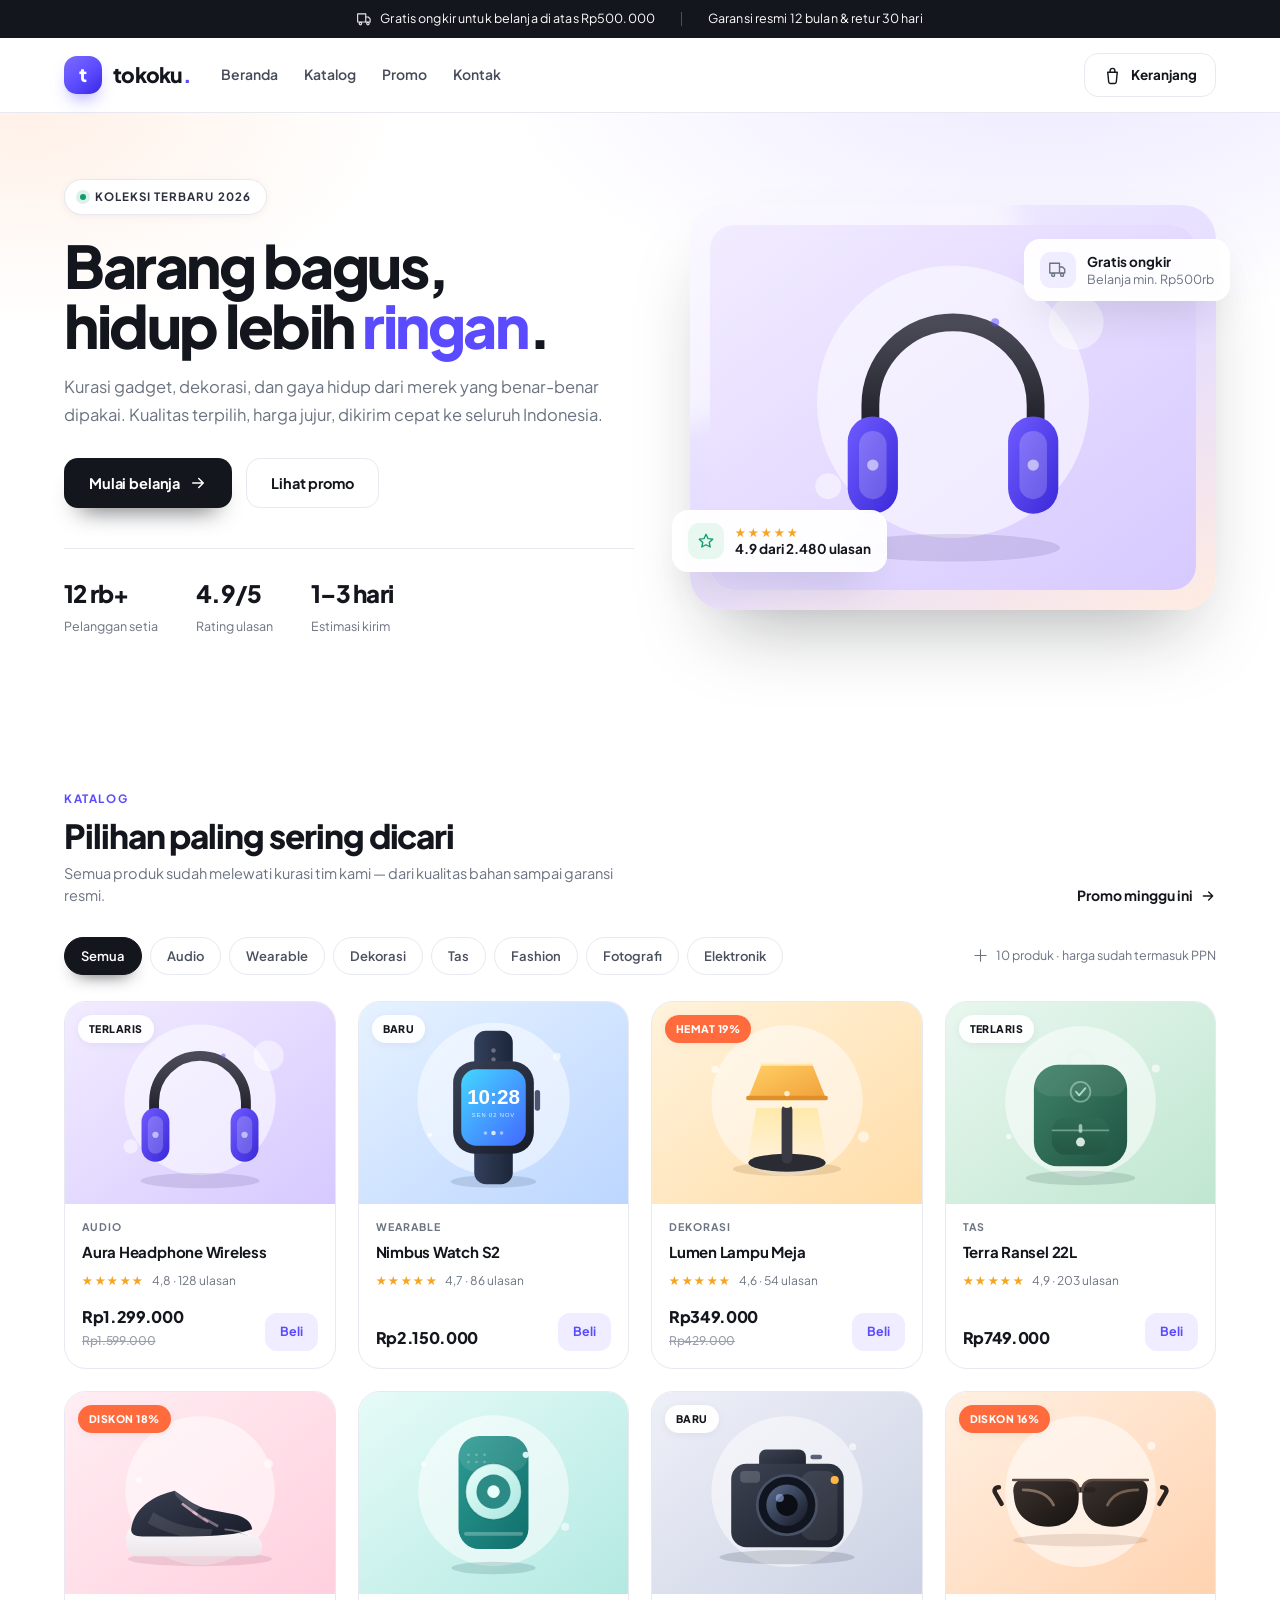
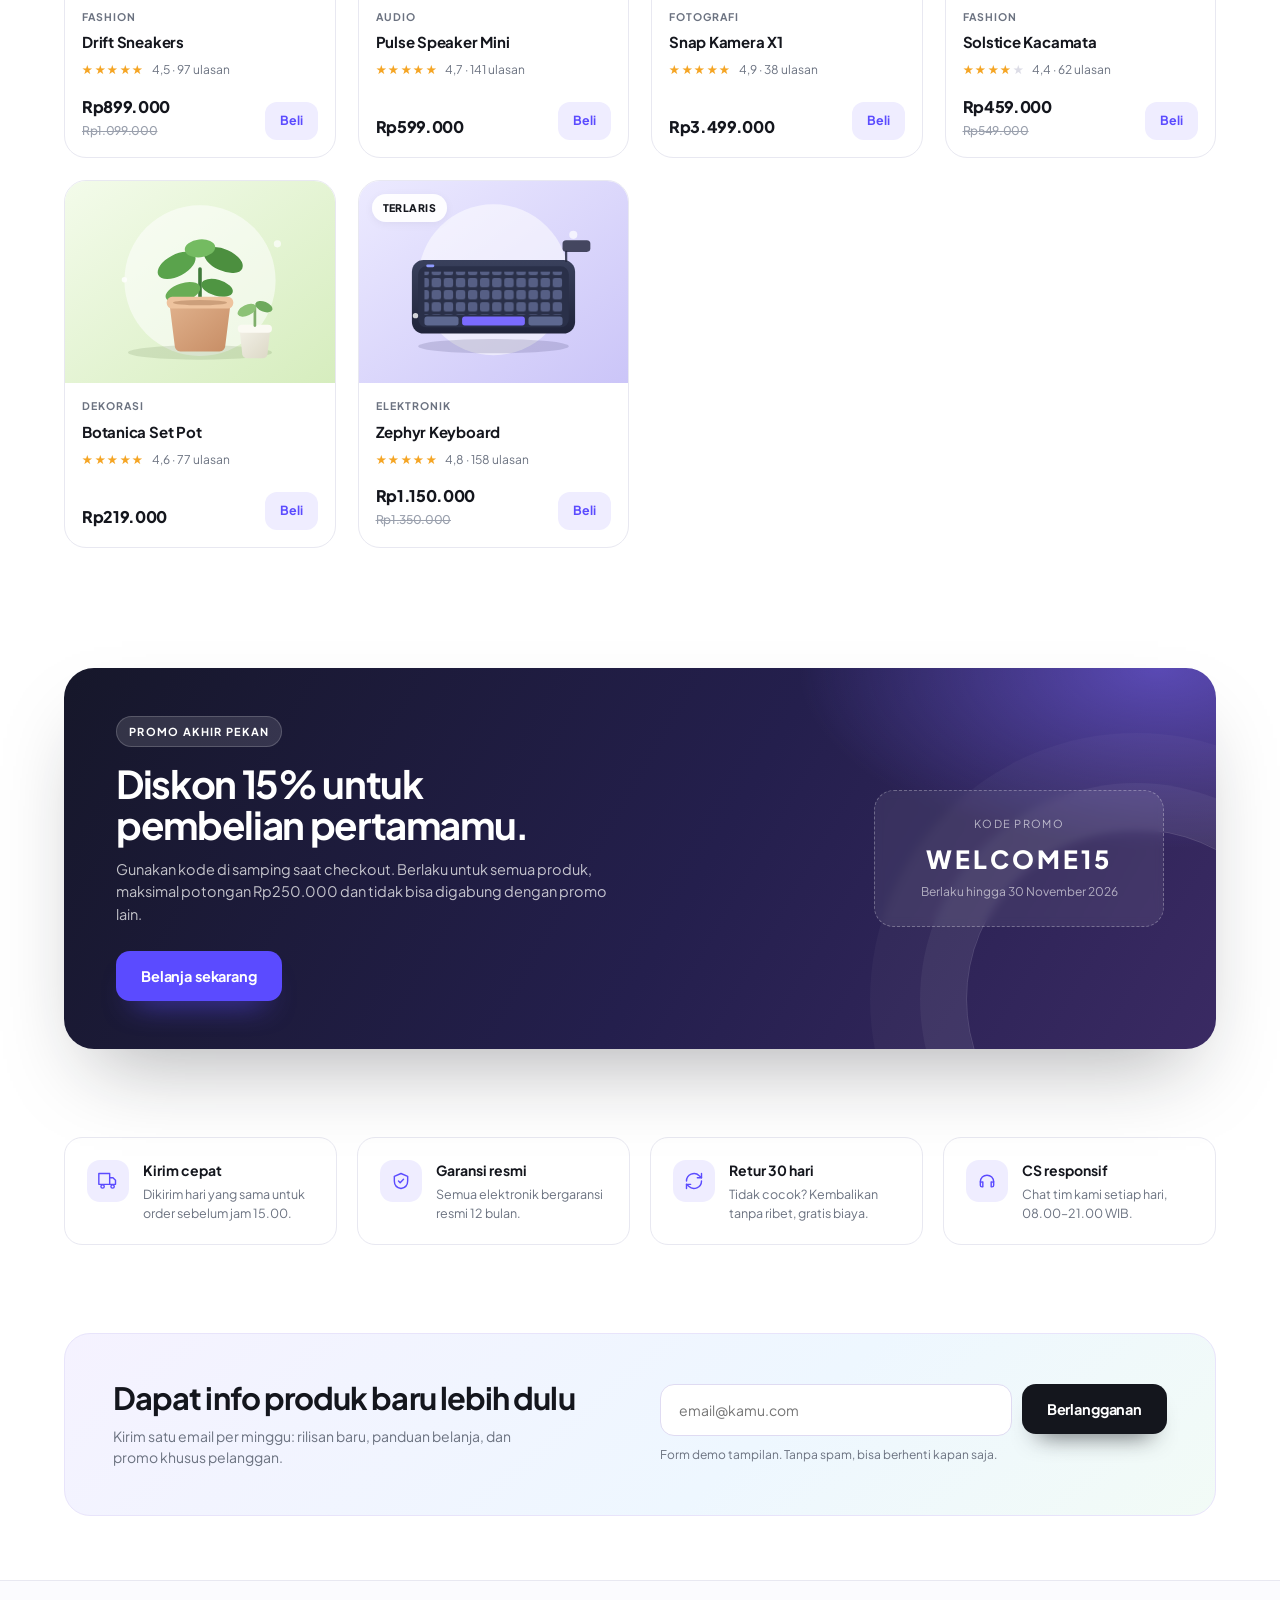
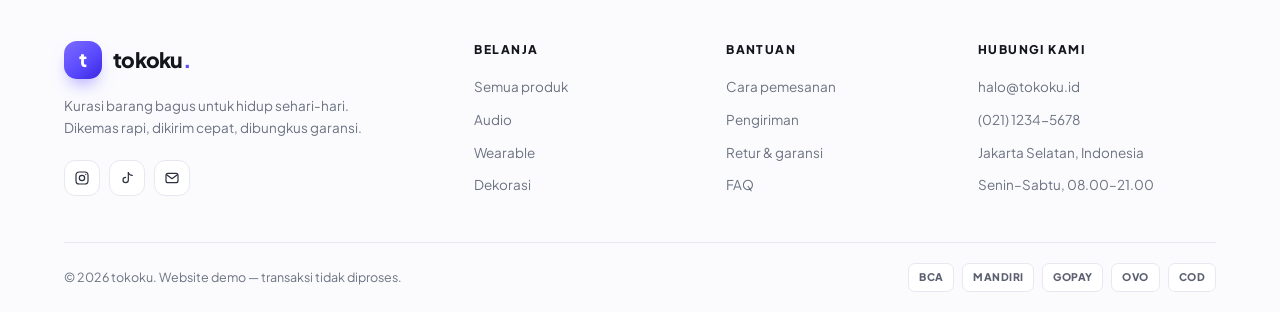
<file: index.html>
<!DOCTYPE html>
<html lang="id">
<head>
  <meta charset="UTF-8">
  <meta name="viewport" content="width=device-width, initial-scale=1">
  <title>tokoku — Peralatan & gaya hidup pilihan</title>
  <meta name="description" content="tokoku menjual headphone, smartwatch, kamera, dan perlengkapan gaya hidup pilihan. Gratis ongkir di atas Rp500.000, garansi resmi 12 bulan.">
  <link rel="icon" href="data:image/svg+xml,%3Csvg xmlns='http://www.w3.org/2000/svg' viewBox='0 0 64 64'%3E%3Crect width='64' height='64' rx='16' fill='%235b4bff'/%3E%3Ctext x='32' y='46' font-family='Arial,sans-serif' font-size='40' font-weight='bold' fill='white' text-anchor='middle'%3Et%3C/text%3E%3C/svg%3E">
  <link rel="preconnect" href="https://fonts.googleapis.com">
  <link rel="preconnect" href="https://fonts.gstatic.com" crossorigin>
  <link href="https://fonts.googleapis.com/css2?family=Plus+Jakarta+Sans:wght@400;500;600;700;800&display=swap" rel="stylesheet">
  <link rel="stylesheet" href="assets/css/style.css">
</head>
<body>
  <a href="#katalog" class="sr-only">Lewati ke katalog produk</a>

  <!-- announcement -->
  <div class="announce">
    <div class="container">
      <span>
        <svg viewBox="0 0 24 24" fill="none" stroke="currentColor" stroke-width="1.8" stroke-linecap="round" stroke-linejoin="round"><path d="M1 3h13v13H1z"/><path d="M14 8h4l3 3v5h-7"/><circle cx="5.5" cy="18.5" r="2"/><circle cx="17.5" cy="18.5" r="2"/></svg>
        Gratis ongkir untuk belanja di atas Rp500.000
      </span>
      <span class="divider hide-sm"></span>
      <span class="hide-sm">Garansi resmi 12 bulan &amp; retur 30 hari</span>
    </div>
  </div>

  <!-- header -->
  <header class="site-header">
    <div class="container header-inner">
      <a href="index.html" class="brand" aria-label="tokoku, kembali ke beranda">
        <span class="brand-mark" aria-hidden="true">t</span>
        <span>tokoku<span style="color:var(--accent)">.</span></span>
      </a>

      <nav class="nav" aria-label="Navigasi utama">
        <a href="#beranda">Beranda</a>
        <a href="#katalog">Katalog</a>
        <a href="#promo">Promo</a>
        <a href="#kontak">Kontak</a>
      </nav>

      <div class="header-actions">
        <a href="checkout.html" class="cart-link">
          <svg viewBox="0 0 24 24" fill="none" stroke="currentColor" stroke-width="1.8" stroke-linecap="round" stroke-linejoin="round" aria-hidden="true"><path d="M6 8h12l-1.2 12.2a2 2 0 0 1-2 1.8H9.2a2 2 0 0 1-2-1.8z"/><path d="M9 8V6a3 3 0 0 1 6 0v2"/></svg>
          <span>Keranjang</span>
        </a>
      </div>
    </div>
  </header>

  <main id="beranda">
    <!-- hero -->
    <section class="hero">
      <div class="container hero-grid">
        <div class="hero-copy">
          <span class="eyebrow"><span class="dot"></span>Koleksi terbaru 2026</span>
          <h1>Barang bagus,<br>hidup lebih <em>ringan</em>.</h1>
          <p class="hero-lead">
            Kurasi gadget, dekorasi, dan gaya hidup dari merek yang benar-benar dipakai.
            Kualitas terpilih, harga jujur, dikirim cepat ke seluruh Indonesia.
          </p>
          <div class="hero-actions">
            <a href="#katalog" class="btn btn-primary">
              Mulai belanja
              <svg width="18" height="18" viewBox="0 0 24 24" fill="none" stroke="currentColor" stroke-width="2" stroke-linecap="round" stroke-linejoin="round"><path d="M5 12h14M13 6l6 6-6 6"/></svg>
            </a>
            <a href="#promo" class="btn btn-outline">Lihat promo</a>
          </div>
          <div class="hero-stats">
            <div><strong>12 rb+</strong><span>Pelanggan setia</span></div>
            <div><strong>4.9/5</strong><span>Rating ulasan</span></div>
            <div><strong>1–3 hari</strong><span>Estimasi kirim</span></div>
          </div>
        </div>

        <div class="hero-visual">
          <div class="hero-frame">
            <img src="assets/img/headphone.svg" alt="Headphone wireless Aura dengan bantalan empuk" width="600" height="450">
          </div>
          <div class="hero-float hero-float--top">
            <span class="float-icon" aria-hidden="true">
              <svg viewBox="0 0 24 24" fill="none" stroke="currentColor" stroke-width="1.8" stroke-linecap="round" stroke-linejoin="round"><path d="M1 3h13v13H1z"/><path d="M14 8h4l3 3v5h-7"/><circle cx="5.5" cy="18.5" r="2"/><circle cx="17.5" cy="18.5" r="2"/></svg>
            </span>
            <div><strong>Gratis ongkir</strong><span>Belanja min. Rp500rb</span></div>
          </div>
          <div class="hero-float hero-float--bottom">
            <span class="float-icon alt" aria-hidden="true">
              <svg viewBox="0 0 24 24" fill="none" stroke="currentColor" stroke-width="1.8" stroke-linecap="round" stroke-linejoin="round"><path d="m12 3 2.7 5.9 6.3.7-4.7 4.3 1.3 6.1L12 17l-5.6 3 1.3-6.1L3 9.6l6.3-.7z"/></svg>
            </span>
            <div><span class="stars" aria-hidden="true">★★★★★</span><strong>4.9 dari 2.480 ulasan</strong></div>
          </div>
        </div>
      </div>
    </section>

    <!-- katalog -->
    <section class="section" id="katalog">
      <div class="container">
        <div class="section-head">
          <div>
            <span class="section-kicker">Katalog</span>
            <h2 class="section-title">Pilihan paling sering dicari</h2>
            <p class="section-sub">Semua produk sudah melewati kurasi tim kami — dari kualitas bahan sampai garansi resmi.</p>
          </div>
          <a href="#promo" class="link-arrow">
            Promo minggu ini
            <svg width="16" height="16" viewBox="0 0 24 24" fill="none" stroke="currentColor" stroke-width="2" stroke-linecap="round" stroke-linejoin="round"><path d="M5 12h14M13 6l6 6-6 6"/></svg>
          </a>
        </div>

        <div class="catalog-bar">
          <div class="chips" role="group" aria-label="Filter kategori">
            <label class="chip"><input type="radio" name="kategori" id="f-semua" checked>Semua</label>
            <label class="chip"><input type="radio" name="kategori" id="f-audio">Audio</label>
            <label class="chip"><input type="radio" name="kategori" id="f-wearable">Wearable</label>
            <label class="chip"><input type="radio" name="kategori" id="f-dekorasi">Dekorasi</label>
            <label class="chip"><input type="radio" name="kategori" id="f-tas">Tas</label>
            <label class="chip"><input type="radio" name="kategori" id="f-fashion">Fashion</label>
            <label class="chip"><input type="radio" name="kategori" id="f-fotografi">Fotografi</label>
            <label class="chip"><input type="radio" name="kategori" id="f-elektronik">Elektronik</label>
          </div>
          <span class="catalog-hint">
            <svg viewBox="0 0 24 24" fill="none" stroke="currentColor" stroke-width="1.8" stroke-linecap="round" stroke-linejoin="round" aria-hidden="true"><path d="M12 3v18M3 12h18"/></svg>
            10 produk · harga sudah termasuk PPN
          </span>
        </div>

        <div class="product-grid">
          <!-- Audio -->
          <article class="product-card" data-cat="audio">
            <div class="card-media">
              <img src="assets/img/headphone.svg" alt="Aura Headphone Wireless" width="600" height="450" loading="lazy">
              <span class="badge">Terlaris</span>
            </div>
            <div class="card-body">
              <span class="card-cat">Audio</span>
              <h3 class="card-title">Aura Headphone Wireless</h3>
              <div class="rating">
                <span class="stars" aria-hidden="true">★★★★★</span>
                <span>4,8 · 128 ulasan</span>
              </div>
              <div class="card-foot">
                <div class="price">Rp1.299.000 <s>Rp1.599.000</s></div>
                <a href="checkout.html" class="buy-link">Beli</a>
              </div>
            </div>
          </article>

          <!-- Wearable -->
          <article class="product-card" data-cat="wearable">
            <div class="card-media">
              <img src="assets/img/watch.svg" alt="Nimbus Watch S2" width="600" height="450" loading="lazy">
              <span class="badge">Baru</span>
            </div>
            <div class="card-body">
              <span class="card-cat">Wearable</span>
              <h3 class="card-title">Nimbus Watch S2</h3>
              <div class="rating">
                <span class="stars" aria-hidden="true">★★★★★</span>
                <span>4,7 · 86 ulasan</span>
              </div>
              <div class="card-foot">
                <div class="price">Rp2.150.000</div>
                <a href="checkout.html" class="buy-link">Beli</a>
              </div>
            </div>
          </article>

          <!-- Dekorasi -->
          <article class="product-card" data-cat="dekorasi">
            <div class="card-media">
              <img src="assets/img/lamp.svg" alt="Lumen Lampu Meja" width="600" height="450" loading="lazy">
              <span class="badge badge--sale">Hemat 19%</span>
            </div>
            <div class="card-body">
              <span class="card-cat">Dekorasi</span>
              <h3 class="card-title">Lumen Lampu Meja</h3>
              <div class="rating">
                <span class="stars" aria-hidden="true">★★★★★</span>
                <span>4,6 · 54 ulasan</span>
              </div>
              <div class="card-foot">
                <div class="price">Rp349.000 <s>Rp429.000</s></div>
                <a href="checkout.html" class="buy-link">Beli</a>
              </div>
            </div>
          </article>

          <!-- Tas -->
          <article class="product-card" data-cat="tas">
            <div class="card-media">
              <img src="assets/img/backpack.svg" alt="Terra Ransel 22L" width="600" height="450" loading="lazy">
              <span class="badge">Terlaris</span>
            </div>
            <div class="card-body">
              <span class="card-cat">Tas</span>
              <h3 class="card-title">Terra Ransel 22L</h3>
              <div class="rating">
                <span class="stars" aria-hidden="true">★★★★★</span>
                <span>4,9 · 203 ulasan</span>
              </div>
              <div class="card-foot">
                <div class="price">Rp749.000</div>
                <a href="checkout.html" class="buy-link">Beli</a>
              </div>
            </div>
          </article>

          <!-- Fashion -->
          <article class="product-card" data-cat="fashion">
            <div class="card-media">
              <img src="assets/img/sneaker.svg" alt="Drift Sneakers" width="600" height="450" loading="lazy">
              <span class="badge badge--sale">Diskon 18%</span>
            </div>
            <div class="card-body">
              <span class="card-cat">Fashion</span>
              <h3 class="card-title">Drift Sneakers</h3>
              <div class="rating">
                <span class="stars" aria-hidden="true">★★★★★</span>
                <span>4,5 · 97 ulasan</span>
              </div>
              <div class="card-foot">
                <div class="price">Rp899.000 <s>Rp1.099.000</s></div>
                <a href="checkout.html" class="buy-link">Beli</a>
              </div>
            </div>
          </article>

          <!-- Audio -->
          <article class="product-card" data-cat="audio">
            <div class="card-media">
              <img src="assets/img/speaker.svg" alt="Pulse Speaker Mini" width="600" height="450" loading="lazy">
            </div>
            <div class="card-body">
              <span class="card-cat">Audio</span>
              <h3 class="card-title">Pulse Speaker Mini</h3>
              <div class="rating">
                <span class="stars" aria-hidden="true">★★★★★</span>
                <span>4,7 · 141 ulasan</span>
              </div>
              <div class="card-foot">
                <div class="price">Rp599.000</div>
                <a href="checkout.html" class="buy-link">Beli</a>
              </div>
            </div>
          </article>

          <!-- Fotografi -->
          <article class="product-card" data-cat="fotografi">
            <div class="card-media">
              <img src="assets/img/camera.svg" alt="Snap Kamera X1" width="600" height="450" loading="lazy">
              <span class="badge">Baru</span>
            </div>
            <div class="card-body">
              <span class="card-cat">Fotografi</span>
              <h3 class="card-title">Snap Kamera X1</h3>
              <div class="rating">
                <span class="stars" aria-hidden="true">★★★★★</span>
                <span>4,9 · 38 ulasan</span>
              </div>
              <div class="card-foot">
                <div class="price">Rp3.499.000</div>
                <a href="checkout.html" class="buy-link">Beli</a>
              </div>
            </div>
          </article>

          <!-- Fashion -->
          <article class="product-card" data-cat="fashion">
            <div class="card-media">
              <img src="assets/img/sunglasses.svg" alt="Solstice Kacamata" width="600" height="450" loading="lazy">
              <span class="badge badge--sale">Diskon 16%</span>
            </div>
            <div class="card-body">
              <span class="card-cat">Fashion</span>
              <h3 class="card-title">Solstice Kacamata</h3>
              <div class="rating">
                <span class="stars" aria-hidden="true">★★★★<span class="dim">★</span></span>
                <span>4,4 · 62 ulasan</span>
              </div>
              <div class="card-foot">
                <div class="price">Rp459.000 <s>Rp549.000</s></div>
                <a href="checkout.html" class="buy-link">Beli</a>
              </div>
            </div>
          </article>

          <!-- Dekorasi -->
          <article class="product-card" data-cat="dekorasi">
            <div class="card-media">
              <img src="assets/img/planter.svg" alt="Botanica Set Pot" width="600" height="450" loading="lazy">
            </div>
            <div class="card-body">
              <span class="card-cat">Dekorasi</span>
              <h3 class="card-title">Botanica Set Pot</h3>
              <div class="rating">
                <span class="stars" aria-hidden="true">★★★★★</span>
                <span>4,6 · 77 ulasan</span>
              </div>
              <div class="card-foot">
                <div class="price">Rp219.000</div>
                <a href="checkout.html" class="buy-link">Beli</a>
              </div>
            </div>
          </article>

          <!-- Elektronik -->
          <article class="product-card" data-cat="elektronik">
            <div class="card-media">
              <img src="assets/img/keyboard.svg" alt="Zephyr Keyboard" width="600" height="450" loading="lazy">
              <span class="badge">Terlaris</span>
            </div>
            <div class="card-body">
              <span class="card-cat">Elektronik</span>
              <h3 class="card-title">Zephyr Keyboard</h3>
              <div class="rating">
                <span class="stars" aria-hidden="true">★★★★★</span>
                <span>4,8 · 158 ulasan</span>
              </div>
              <div class="card-foot">
                <div class="price">Rp1.150.000 <s>Rp1.350.000</s></div>
                <a href="checkout.html" class="buy-link">Beli</a>
              </div>
            </div>
          </article>
        </div>
      </div>
    </section>

    <!-- promo -->
    <section class="section section--tight" id="promo">
      <div class="container">
        <div class="promo">
          <div class="promo-body">
            <span class="promo-tag">Promo akhir pekan</span>
            <h2>Diskon 15% untuk<br>pembelian pertamamu.</h2>
            <p>Gunakan kode di samping saat checkout. Berlaku untuk semua produk, maksimal potongan Rp250.000 dan tidak bisa digabung dengan promo lain.</p>
            <div class="promo-actions">
              <a href="#katalog" class="btn btn-accent">Belanja sekarang</a>
            </div>
          </div>
          <div class="promo-code">
            <small>Kode promo</small>
            <strong>WELCOME15</strong>
            <span>Berlaku hingga 30 November 2026</span>
          </div>
        </div>
      </div>
    </section>

    <!-- perks -->
    <section class="section section--tight">
      <div class="container">
        <div class="perks">
          <div class="perk">
            <span class="perk-icon" aria-hidden="true">
              <svg viewBox="0 0 24 24" fill="none" stroke="currentColor" stroke-width="1.7" stroke-linecap="round" stroke-linejoin="round"><path d="M1 3h13v13H1z"/><path d="M14 8h4l3 3v5h-7"/><circle cx="5.5" cy="18.5" r="2"/><circle cx="17.5" cy="18.5" r="2"/></svg>
            </span>
            <div><h3>Kirim cepat</h3><p>Dikirim hari yang sama untuk order sebelum jam 15.00.</p></div>
          </div>
          <div class="perk">
            <span class="perk-icon" aria-hidden="true">
              <svg viewBox="0 0 24 24" fill="none" stroke="currentColor" stroke-width="1.7" stroke-linecap="round" stroke-linejoin="round"><path d="M12 3 4 6.5V12c0 5 3.4 8.2 8 9 4.6-.8 8-4 8-9V6.5z"/><path d="m9 12 2 2 4-4"/></svg>
            </span>
            <div><h3>Garansi resmi</h3><p>Semua elektronik bergaransi resmi 12 bulan.</p></div>
          </div>
          <div class="perk">
            <span class="perk-icon" aria-hidden="true">
              <svg viewBox="0 0 24 24" fill="none" stroke="currentColor" stroke-width="1.7" stroke-linecap="round" stroke-linejoin="round"><path d="M3 12a9 9 0 0 1 15.3-6.4L21 8"/><path d="M21 3v5h-5"/><path d="M21 12a9 9 0 0 1-15.3 6.4L3 16"/><path d="M3 21v-5h5"/></svg>
            </span>
            <div><h3>Retur 30 hari</h3><p>Tidak cocok? Kembalikan tanpa ribet, gratis biaya.</p></div>
          </div>
          <div class="perk">
            <span class="perk-icon" aria-hidden="true">
              <svg viewBox="0 0 24 24" fill="none" stroke="currentColor" stroke-width="1.7" stroke-linecap="round" stroke-linejoin="round"><path d="M4 13a8 8 0 0 1 16 0"/><path d="M4 13v4a2 2 0 0 0 2 2h1v-6H6a2 2 0 0 0-2 2zM20 13v4a2 2 0 0 1-2 2h-1v-6h1a2 2 0 0 1 2 2z"/></svg>
            </span>
            <div><h3>CS responsif</h3><p>Chat tim kami setiap hari, 08.00–21.00 WIB.</p></div>
          </div>
        </div>
      </div>
    </section>

    <!-- newsletter -->
    <section class="section section--tight">
      <div class="container">
        <div class="newsletter">
          <div>
            <h2>Dapat info produk baru lebih dulu</h2>
            <p>Kirim satu email per minggu: rilisan baru, panduan belanja, dan promo khusus pelanggan.</p>
          </div>
          <div>
            <div class="newsletter-form">
              <label for="newsletterEmail" class="sr-only">Alamat email</label>
              <input type="email" id="newsletterEmail" placeholder="email@kamu.com">
              <button type="button" class="btn btn-primary">Berlangganan</button>
            </div>
            <p class="form-note">Form demo tampilan. Tanpa spam, bisa berhenti kapan saja.</p>
          </div>
        </div>
      </div>
    </section>
  </main>

  <!-- footer -->
  <footer class="site-footer" id="kontak">
    <div class="container">
      <div class="footer-grid">
        <div class="footer-brand">
          <a href="index.html" class="brand" aria-label="tokoku">
            <span class="brand-mark" aria-hidden="true">t</span>
            <span>tokoku<span style="color:var(--accent)">.</span></span>
          </a>
          <p>Kurasi barang bagus untuk hidup sehari-hari. Dikemas rapi, dikirim cepat, dibungkus garansi.</p>
          <div class="socials">
            <a href="#" aria-label="Instagram">
              <svg viewBox="0 0 24 24" fill="none" stroke="currentColor" stroke-width="1.8"><rect x="3" y="3" width="18" height="18" rx="5"/><circle cx="12" cy="12" r="4"/><circle cx="17.5" cy="6.5" r="1" fill="currentColor" stroke="none"/></svg>
            </a>
            <a href="#" aria-label="TikTok">
              <svg viewBox="0 0 24 24" fill="none" stroke="currentColor" stroke-width="1.8" stroke-linecap="round" stroke-linejoin="round"><path d="M14 4v11a4 4 0 1 1-4-4"/><path d="M14 4c1 3 3 4 6 4"/></svg>
            </a>
            <a href="#" aria-label="Email">
              <svg viewBox="0 0 24 24" fill="none" stroke="currentColor" stroke-width="1.8" stroke-linecap="round" stroke-linejoin="round"><rect x="3" y="5" width="18" height="14" rx="3"/><path d="m4 7 8 6 8-6"/></svg>
            </a>
          </div>
        </div>
        <div class="footer-col">
          <h4>Belanja</h4>
          <ul>
            <li><a href="#katalog">Semua produk</a></li>
            <li><a href="#katalog">Audio</a></li>
            <li><a href="#katalog">Wearable</a></li>
            <li><a href="#katalog">Dekorasi</a></li>
          </ul>
        </div>
        <div class="footer-col">
          <h4>Bantuan</h4>
          <ul>
            <li><a href="#">Cara pemesanan</a></li>
            <li><a href="#">Pengiriman</a></li>
            <li><a href="#">Retur &amp; garansi</a></li>
            <li><a href="#">FAQ</a></li>
          </ul>
        </div>
        <div class="footer-col">
          <h4>Hubungi kami</h4>
          <ul>
            <li><a href="mailto:halo@tokoku.id">halo@tokoku.id</a></li>
            <li><a href="tel:+622112345678">(021) 1234-5678</a></li>
            <li><a href="#">Jakarta Selatan, Indonesia</a></li>
            <li><a href="#">Senin–Sabtu, 08.00–21.00</a></li>
          </ul>
        </div>
      </div>
      <div class="footer-bottom">
        <span>© 2026 tokoku. Website demo — transaksi tidak diproses.</span>
        <div class="pay-marks" aria-label="Metode pembayaran">
          <span>BCA</span><span>MANDIRI</span><span>GOPAY</span><span>OVO</span><span>COD</span>
        </div>
      </div>
    </div>
  </footer>
</body>
</html>
</file>
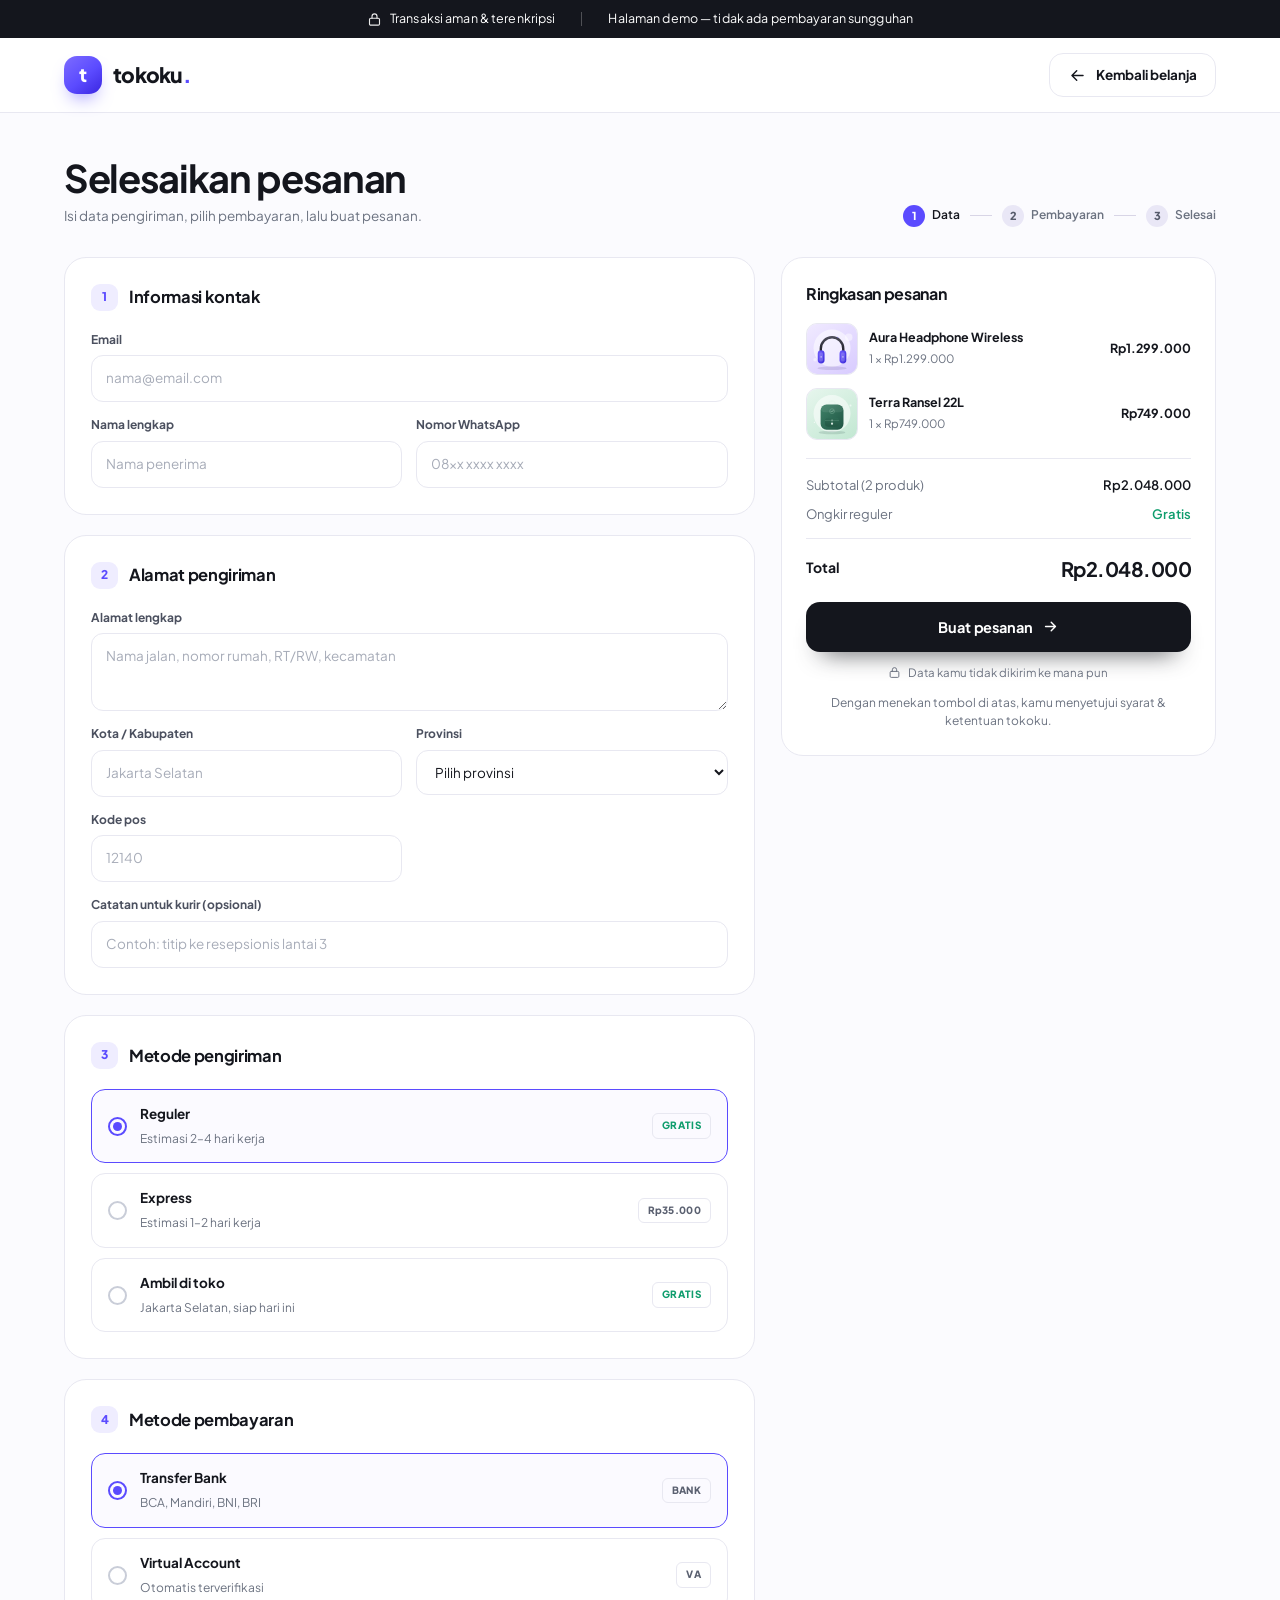
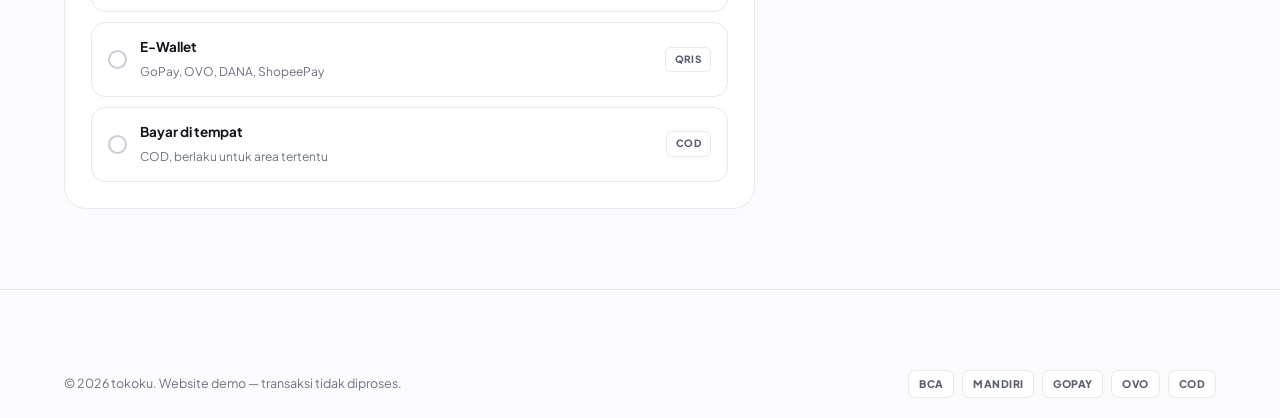
<file: checkout.html>
<!DOCTYPE html>
<html lang="id">
<head>
  <meta charset="UTF-8">
  <meta name="viewport" content="width=device-width, initial-scale=1">
  <title>Checkout — tokoku</title>
  <meta name="description" content="Halaman checkout tokoku. Demo tampilan HTML dan CSS tanpa transaksi.">
  <link rel="icon" href="data:image/svg+xml,%3Csvg xmlns='http://www.w3.org/2000/svg' viewBox='0 0 64 64'%3E%3Crect width='64' height='64' rx='16' fill='%235b4bff'/%3E%3Ctext x='32' y='46' font-family='Arial,sans-serif' font-size='40' font-weight='bold' fill='white' text-anchor='middle'%3Et%3C/text%3E%3C/svg%3E">
  <link rel="preconnect" href="https://fonts.googleapis.com">
  <link rel="preconnect" href="https://fonts.gstatic.com" crossorigin>
  <link href="https://fonts.googleapis.com/css2?family=Plus+Jakarta+Sans:wght@400;500;600;700;800&display=swap" rel="stylesheet">
  <link rel="stylesheet" href="assets/css/style.css">
</head>
<body>
  <div class="announce">
    <div class="container">
      <span>
        <svg viewBox="0 0 24 24" fill="none" stroke="currentColor" stroke-width="1.8" stroke-linecap="round" stroke-linejoin="round"><rect x="4" y="10" width="16" height="11" rx="2"/><path d="M8 10V7a4 4 0 0 1 8 0v3"/></svg>
        Transaksi aman &amp; terenkripsi
      </span>
      <span class="divider hide-sm"></span>
      <span class="hide-sm">Halaman demo — tidak ada pembayaran sungguhan</span>
    </div>
  </div>

  <header class="site-header">
    <div class="container header-inner">
      <a href="index.html" class="brand" aria-label="tokoku, kembali ke beranda">
        <span class="brand-mark" aria-hidden="true">t</span>
        <span>tokoku<span style="color:var(--accent)">.</span></span>
      </a>
      <div class="header-actions">
        <a href="index.html" class="cart-link">
          <svg viewBox="0 0 24 24" fill="none" stroke="currentColor" stroke-width="1.8" stroke-linecap="round" stroke-linejoin="round" aria-hidden="true"><path d="M19 12H5M11 6l-6 6 6 6"/></svg>
          <span>Kembali belanja</span>
        </a>
      </div>
    </div>
  </header>

  <main class="checkout-main">
    <div class="container">
      <div class="checkout-top">
        <div>
          <h1>Selesaikan pesanan</h1>
          <p>Isi data pengiriman, pilih pembayaran, lalu buat pesanan.</p>
        </div>
        <div class="steps" aria-label="Tahapan checkout">
          <span class="step active"><span class="num">1</span> Data</span>
          <span class="sep"></span>
          <span class="step"><span class="num">2</span> Pembayaran</span>
          <span class="sep"></span>
          <span class="step"><span class="num">3</span> Selesai</span>
        </div>
      </div>

      <div class="checkout-grid">
        <div class="checkout-form">
          <section class="panel">
            <div class="panel-head">
              <span class="num">1</span>
              <h2>Informasi kontak</h2>
            </div>
            <div class="form-grid">
              <div class="field full">
                <label for="email">Email</label>
                <input type="email" id="email" name="email" placeholder="nama@email.com" autocomplete="email">
              </div>
              <div class="field">
                <label for="name">Nama lengkap</label>
                <input type="text" id="name" name="name" placeholder="Nama penerima" autocomplete="name">
              </div>
              <div class="field">
                <label for="phone">Nomor WhatsApp</label>
                <input type="tel" id="phone" name="phone" placeholder="08xx xxxx xxxx" autocomplete="tel">
              </div>
            </div>
          </section>

          <section class="panel">
            <div class="panel-head">
              <span class="num">2</span>
              <h2>Alamat pengiriman</h2>
            </div>
            <div class="form-grid">
              <div class="field full">
                <label for="address">Alamat lengkap</label>
                <textarea id="address" name="address" placeholder="Nama jalan, nomor rumah, RT/RW, kecamatan" autocomplete="street-address"></textarea>
              </div>
              <div class="field">
                <label for="city">Kota / Kabupaten</label>
                <input type="text" id="city" name="city" placeholder="Jakarta Selatan" autocomplete="address-level2">
              </div>
              <div class="field">
                <label for="province">Provinsi</label>
                <select id="province" name="province">
                  <option value="">Pilih provinsi</option>
                  <option>DKI Jakarta</option>
                  <option>Jawa Barat</option>
                  <option>Jawa Tengah</option>
                  <option>Jawa Timur</option>
                  <option>Banten</option>
                  <option>Bali</option>
                  <option>Sumatera Utara</option>
                  <option>Sulawesi Selatan</option>
                </select>
              </div>
              <div class="field">
                <label for="postal">Kode pos</label>
                <input type="text" id="postal" name="postal" placeholder="12140" inputmode="numeric" autocomplete="postal-code">
              </div>
              <div class="field full">
                <label for="notes">Catatan untuk kurir (opsional)</label>
                <input type="text" id="notes" name="notes" placeholder="Contoh: titip ke resepsionis lantai 3">
              </div>
            </div>
          </section>

          <section class="panel">
            <div class="panel-head">
              <span class="num">3</span>
              <h2>Metode pengiriman</h2>
            </div>
            <div class="pay-options">
              <label class="pay-option">
                <input type="radio" name="shipping" value="reguler" checked>
                <span class="radio" aria-hidden="true"></span>
                <span><strong>Reguler</strong><small>Estimasi 2–4 hari kerja</small></span>
                <span class="pay-logo" style="color:var(--success)">GRATIS</span>
              </label>
              <label class="pay-option">
                <input type="radio" name="shipping" value="express">
                <span class="radio" aria-hidden="true"></span>
                <span><strong>Express</strong><small>Estimasi 1–2 hari kerja</small></span>
                <span class="pay-logo">Rp35.000</span>
              </label>
              <label class="pay-option">
                <input type="radio" name="shipping" value="pickup">
                <span class="radio" aria-hidden="true"></span>
                <span><strong>Ambil di toko</strong><small>Jakarta Selatan, siap hari ini</small></span>
                <span class="pay-logo" style="color:var(--success)">GRATIS</span>
              </label>
            </div>
          </section>

          <section class="panel">
            <div class="panel-head">
              <span class="num">4</span>
              <h2>Metode pembayaran</h2>
            </div>
            <div class="pay-options">
              <label class="pay-option">
                <input type="radio" name="payment" value="bca" checked>
                <span class="radio" aria-hidden="true"></span>
                <span><strong>Transfer Bank</strong><small>BCA, Mandiri, BNI, BRI</small></span>
                <span class="pay-logo">BANK</span>
              </label>
              <label class="pay-option">
                <input type="radio" name="payment" value="va">
                <span class="radio" aria-hidden="true"></span>
                <span><strong>Virtual Account</strong><small>Otomatis terverifikasi</small></span>
                <span class="pay-logo">VA</span>
              </label>
              <label class="pay-option">
                <input type="radio" name="payment" value="ewallet">
                <span class="radio" aria-hidden="true"></span>
                <span><strong>E-Wallet</strong><small>GoPay, OVO, DANA, ShopeePay</small></span>
                <span class="pay-logo">QRIS</span>
              </label>
              <label class="pay-option">
                <input type="radio" name="payment" value="cod">
                <span class="radio" aria-hidden="true"></span>
                <span><strong>Bayar di tempat</strong><small>COD, berlaku untuk area tertentu</small></span>
                <span class="pay-logo">COD</span>
              </label>
            </div>
          </section>
        </div>

        <aside class="summary" aria-label="Ringkasan pesanan">
          <h2>Ringkasan pesanan</h2>
          <div class="summary-items">
            <div class="summary-item">
              <img src="assets/img/headphone.svg" alt="Aura Headphone Wireless" width="52" height="52">
              <div>
                <h3>Aura Headphone Wireless</h3>
                <span>1 × Rp1.299.000</span>
              </div>
              <strong>Rp1.299.000</strong>
            </div>
            <div class="summary-item">
              <img src="assets/img/backpack.svg" alt="Terra Ransel 22L" width="52" height="52">
              <div>
                <h3>Terra Ransel 22L</h3>
                <span>1 × Rp749.000</span>
              </div>
              <strong>Rp749.000</strong>
            </div>
          </div>

          <div class="summary-lines">
            <div class="line"><span>Subtotal (2 produk)</span><b>Rp2.048.000</b></div>
            <div class="line free"><span>Ongkir reguler</span><b>Gratis</b></div>
          </div>

          <div class="summary-total"><span>Total</span><strong>Rp2.048.000</strong></div>

          <button type="button" class="btn btn-primary btn-block">
            Buat pesanan
            <svg width="17" height="17" viewBox="0 0 24 24" fill="none" stroke="currentColor" stroke-width="2" stroke-linecap="round" stroke-linejoin="round"><path d="M5 12h14M13 6l6 6-6 6"/></svg>
          </button>
          <p class="secure-note">
            <svg viewBox="0 0 24 24" fill="none" stroke="currentColor" stroke-width="1.8" stroke-linecap="round" stroke-linejoin="round"><rect x="4" y="10" width="16" height="11" rx="2"/><path d="M8 10V7a4 4 0 0 1 8 0v3"/></svg>
            Data kamu tidak dikirim ke mana pun
          </p>
          <p class="checkout-note">Dengan menekan tombol di atas, kamu menyetujui syarat &amp; ketentuan tokoku.</p>
        </aside>
      </div>
    </div>
  </main>

  <footer class="site-footer" style="margin-top:0">
    <div class="container">
      <div class="footer-bottom" style="border-top:0">
        <span>© 2026 tokoku. Website demo — transaksi tidak diproses.</span>
        <div class="pay-marks" aria-label="Metode pembayaran">
          <span>BCA</span><span>MANDIRI</span><span>GOPAY</span><span>OVO</span><span>COD</span>
        </div>
      </div>
    </div>
  </footer>
</body>
</html>
</file>
<file: assets/css/style.css>
/* ============================================================
   tokoku — storefront stylesheet (HTML + CSS saja)
   ============================================================ */

/* ---------- design tokens ---------- */
:root {
  --ink: #14161d;
  --ink-soft: #2c303c;
  --muted: #6b7280;
  --line: #e8e8f1;
  --soft: #f6f6fb;
  --bg: #ffffff;
  --accent: #5b4bff;
  --accent-dark: #4634ec;
  --accent-soft: #efedff;
  --warm: #ff6b3d;
  --star: #f5a524;
  --success: #0f9d6d;
  --radius-sm: 12px;
  --radius: 18px;
  --radius-lg: 26px;
  --shadow-sm: 0 2px 10px rgba(20, 22, 29, .05);
  --shadow-md: 0 22px 45px -22px rgba(20, 22, 29, .3);
  --shadow-lg: 0 40px 80px -30px rgba(20, 22, 29, .35);
  --container: 1200px;
  --ease: cubic-bezier(.22, 1, .36, 1);
}

/* ---------- reset & base ---------- */
*,
*::before,
*::after { box-sizing: border-box; }

html {
  -webkit-text-size-adjust: 100%;
  scroll-behavior: smooth;
}

body {
  margin: 0;
  background: var(--bg);
  color: var(--ink);
  font-family: 'Plus Jakarta Sans', 'Segoe UI', system-ui, -apple-system, sans-serif;
  font-size: 15px;
  line-height: 1.55;
  -webkit-font-smoothing: antialiased;
}

img { max-width: 100%; display: block; }
a { color: inherit; }
button, input, select, textarea { font: inherit; color: inherit; }
h1, h2, h3, h4, p { margin: 0; }
ul { margin: 0; padding: 0; list-style: none; }

:focus-visible {
  outline: 2px solid var(--accent);
  outline-offset: 3px;
  border-radius: 6px;
}

.container {
  width: 100%;
  max-width: var(--container);
  margin-inline: auto;
  padding-inline: 24px;
}

.section { padding: 76px 0; }
.section--tight { padding: 44px 0; }

.sr-only {
  position: absolute;
  width: 1px; height: 1px;
  padding: 0; margin: -1px;
  overflow: hidden;
  clip: rect(0 0 0 0);
  white-space: nowrap;
  border: 0;
}

/* ---------- buttons ---------- */
.btn {
  display: inline-flex;
  align-items: center;
  justify-content: center;
  gap: 9px;
  height: 50px;
  padding: 0 24px;
  border-radius: 14px;
  border: 1px solid transparent;
  font-size: 14.5px;
  font-weight: 700;
  letter-spacing: -.01em;
  text-decoration: none;
  white-space: nowrap;
  transition: background .2s var(--ease), color .2s var(--ease),
              border-color .2s var(--ease), transform .2s var(--ease),
              box-shadow .2s var(--ease);
}
.btn:hover { transform: translateY(-1px); }
.btn:active { transform: translateY(0); }

.btn-primary {
  background: var(--ink);
  color: #fff;
  box-shadow: 0 16px 24px -16px rgba(20, 22, 29, .8);
}
.btn-primary:hover { background: var(--accent); box-shadow: 0 18px 28px -16px var(--accent); }

.btn-accent { background: var(--accent); color: #fff; box-shadow: 0 16px 26px -16px var(--accent); }
.btn-accent:hover { background: var(--accent-dark); }

.btn-outline { background: #fff; border-color: var(--line); color: var(--ink); }
.btn-outline:hover { border-color: var(--ink); }

.btn-block { width: 100%; }

.icon-btn {
  display: grid;
  place-items: center;
  width: 44px;
  height: 44px;
  border-radius: 14px;
  border: 1px solid var(--line);
  background: #fff;
  color: var(--ink);
  transition: border-color .2s var(--ease), background .2s var(--ease), color .2s var(--ease);
}
.icon-btn:hover { border-color: var(--ink); }
.icon-btn svg { width: 20px; height: 20px; }

.link-arrow {
  display: inline-flex;
  align-items: center;
  gap: 7px;
  font-weight: 700;
  font-size: 14px;
  color: var(--ink);
  text-decoration: none;
}
.link-arrow svg { transition: transform .25s var(--ease); }
.link-arrow:hover { color: var(--accent); }
.link-arrow:hover svg { transform: translateX(4px); }

/* ---------- announcement bar ---------- */
.announce {
  background: var(--ink);
  color: #fff;
  font-size: 12.5px;
  letter-spacing: .01em;
}
.announce .container {
  display: flex;
  align-items: center;
  justify-content: center;
  gap: 26px;
  min-height: 38px;
  padding-block: 8px;
}
.announce span { display: inline-flex; align-items: center; gap: 8px; }
.announce svg { width: 15px; height: 15px; opacity: .9; }
.announce .divider { width: 1px; height: 14px; background: rgba(255, 255, 255, .25); }

/* ---------- header ---------- */
.site-header {
  position: sticky;
  top: 0;
  z-index: 40;
  background: rgba(255, 255, 255, .88);
  backdrop-filter: saturate(180%) blur(16px);
  -webkit-backdrop-filter: saturate(180%) blur(16px);
  border-bottom: 1px solid var(--line);
}

.header-inner {
  display: flex;
  align-items: center;
  gap: 30px;
  min-height: 74px;
  padding-block: 13px;
}

.brand {
  display: inline-flex;
  align-items: center;
  gap: 11px;
  font-size: 21px;
  font-weight: 800;
  letter-spacing: -.035em;
  text-decoration: none;
}
.brand-mark {
  display: grid;
  place-items: center;
  width: 38px;
  height: 38px;
  border-radius: 13px;
  background: linear-gradient(140deg, #7d6cff, var(--accent) 55%, #3a26e0);
  color: #fff;
  font-size: 19px;
  font-weight: 800;
  box-shadow: 0 10px 20px -10px var(--accent);
}

.nav { display: flex; align-items: center; gap: 26px; }
.nav a {
  position: relative;
  padding: 6px 0;
  font-size: 14px;
  font-weight: 600;
  color: #464b59;
  text-decoration: none;
  transition: color .2s var(--ease);
}
.nav a::after {
  content: '';
  position: absolute;
  left: 0; bottom: 0;
  width: 100%; height: 2px;
  background: var(--accent);
  border-radius: 2px;
  transform: scaleX(0);
  transform-origin: left;
  transition: transform .25s var(--ease);
}
.nav a:hover { color: var(--ink); }
.nav a:hover::after { transform: scaleX(1); }

.header-actions {
  display: flex;
  align-items: center;
  gap: 10px;
  margin-left: auto;
}
.cart-link {
  display: inline-flex;
  align-items: center;
  gap: 9px;
  height: 44px;
  padding: 0 18px;
  border: 1px solid var(--line);
  border-radius: 14px;
  background: #fff;
  font-size: 13.5px;
  font-weight: 700;
  text-decoration: none;
  transition: border-color .2s var(--ease), background .2s var(--ease), color .2s var(--ease);
}
.cart-link svg { width: 19px; height: 19px; }
.cart-link:hover { background: var(--ink); border-color: var(--ink); color: #fff; }

/* ---------- hero ---------- */
.hero {
  position: relative;
  overflow: hidden;
  padding: 66px 0 78px;
  background:
    radial-gradient(900px 420px at 82% -8%, #ede9ff 0%, rgba(237, 233, 255, 0) 62%),
    radial-gradient(680px 380px at 2% 0%, #fff1e8 0%, rgba(255, 241, 232, 0) 55%),
    #fff;
}
.hero-grid {
  display: grid;
  grid-template-columns: 1.04fr .96fr;
  align-items: center;
  gap: 56px;
}

.eyebrow {
  display: inline-flex;
  align-items: center;
  gap: 9px;
  padding: 8px 15px;
  border-radius: 999px;
  border: 1px solid var(--line);
  background: #fff;
  box-shadow: var(--shadow-sm);
  font-size: 11.5px;
  font-weight: 700;
  letter-spacing: .09em;
  text-transform: uppercase;
  color: var(--ink-soft);
}
.eyebrow .dot {
  width: 6px; height: 6px;
  border-radius: 50%;
  background: var(--success);
  box-shadow: 0 0 0 4px rgba(15, 157, 109, .14);
}

.hero h1 {
  margin: 20px 0 18px;
  font-size: clamp(38px, 4.6vw, 61px);
  line-height: 1.02;
  letter-spacing: -.042em;
  font-weight: 800;
}
.hero h1 em {
  font-style: normal;
  color: var(--accent);
  position: relative;
  white-space: nowrap;
}
.hero h1 em::after {
  content: '';
  position: absolute;
  left: 2%; right: 2%; bottom: .06em;
  height: .18em;
  background: #dcd6ff;
  border-radius: 999px;
  z-index: -1;
}
.hero-lead {
  max-width: 45ch;
  font-size: 16.5px;
  line-height: 1.68;
  color: var(--muted);
}
.hero-actions {
  display: flex;
  flex-wrap: wrap;
  align-items: center;
  gap: 14px;
  margin-top: 30px;
}
.hero-stats {
  display: flex;
  flex-wrap: wrap;
  gap: 38px;
  margin-top: 40px;
  padding-top: 26px;
  border-top: 1px solid var(--line);
}
.hero-stats strong {
  display: block;
  font-size: 24px;
  font-weight: 800;
  letter-spacing: -.03em;
}
.hero-stats span { font-size: 12.5px; color: var(--muted); }

.hero-visual { position: relative; }
.hero-frame {
  position: relative;
  padding: 20px;
  border-radius: 34px;
  background: linear-gradient(155deg, #f3efff 0%, #e4dcff 52%, #ffece1 100%);
  box-shadow: var(--shadow-lg);
  overflow: hidden;
}
.hero-frame::before {
  content: '';
  position: absolute;
  inset: -40% 40% 55% -25%;
  background: rgba(255, 255, 255, .55);
  filter: blur(12px);
  transform: rotate(-18deg);
}
.hero-frame img {
  position: relative;
  width: 100%;
  height: auto;
  aspect-ratio: 4 / 3;
  object-fit: cover;
  border-radius: 24px;
  background: #fff;
}
.hero-float {
  position: absolute;
  display: flex;
  align-items: center;
  gap: 11px;
  padding: 12px 15px;
  border-radius: 16px;
  background: rgba(255, 255, 255, .94);
  border: 1px solid rgba(255, 255, 255, .7);
  box-shadow: var(--shadow-md);
  backdrop-filter: blur(8px);
  font-size: 12.5px;
  line-height: 1.3;
}
.hero-float strong { display: block; font-size: 13.5px; }
.hero-float span { color: var(--muted); }
.hero-float--top { top: 34px; right: -14px; }
.hero-float--bottom { bottom: 38px; left: -18px; }
.float-icon {
  display: grid;
  place-items: center;
  width: 36px; height: 36px;
  border-radius: 11px;
  background: var(--accent-soft);
  color: var(--accent);
  flex: none;
}
.float-icon.alt { background: #e8f8f1; color: var(--success); }
.float-icon svg { width: 18px; height: 18px; }
.hero-float .stars { font-size: 12px; letter-spacing: 2px; color: var(--star); }

/* ---------- section headings ---------- */
.section-head {
  display: flex;
  align-items: flex-end;
  justify-content: space-between;
  gap: 26px;
  margin-bottom: 30px;
}
.section-kicker {
  display: block;
  margin-bottom: 8px;
  font-size: 11.5px;
  font-weight: 700;
  letter-spacing: .14em;
  text-transform: uppercase;
  color: var(--accent);
}
.section-title {
  font-size: clamp(25px, 2.6vw, 34px);
  line-height: 1.15;
  letter-spacing: -.032em;
  font-weight: 800;
}
.section-sub { margin-top: 8px; color: var(--muted); font-size: 14.5px; max-width: 52ch; }

/* ---------- catalog: chips filter (CSS only) ---------- */
.catalog-bar {
  display: flex;
  align-items: center;
  justify-content: space-between;
  gap: 18px;
  flex-wrap: wrap;
  margin-bottom: 26px;
}
.chips { display: flex; flex-wrap: wrap; gap: 8px; }
.chip {
  position: relative;
  display: inline-flex;
  align-items: center;
  justify-content: center;
  height: 38px;
  padding: 0 16px;
  border-radius: 999px;
  border: 1px solid var(--line);
  background: #fff;
  color: #4b505f;
  font-size: 13px;
  font-weight: 600;
  cursor: pointer;
  user-select: none;
  transition: background .2s var(--ease), color .2s var(--ease), border-color .2s var(--ease);
}
.chip:hover { border-color: #c9c6e6; color: var(--ink); }
.chip:has(input:checked) {
  background: var(--ink);
  border-color: var(--ink);
  color: #fff;
  box-shadow: 0 10px 18px -12px rgba(20, 22, 29, .9);
}
.chip:has(input:focus-visible) {
  outline: 2px solid var(--accent);
  outline-offset: 3px;
}
.chip input {
  position: absolute;
  inset: 0;
  width: 100%;
  height: 100%;
  margin: 0;
  opacity: 0;
  cursor: pointer;
  -webkit-appearance: none;
  appearance: none;
}

.catalog-hint {
  display: inline-flex;
  align-items: center;
  gap: 8px;
  font-size: 12.5px;
  color: var(--muted);
}
.catalog-hint svg { width: 15px; height: 15px; }

/* sembunyikan kartu yang tidak cocok dengan filter */
#katalog:has(#f-audio:checked) .product-card:not([data-cat="audio"]),
#katalog:has(#f-wearable:checked) .product-card:not([data-cat="wearable"]),
#katalog:has(#f-dekorasi:checked) .product-card:not([data-cat="dekorasi"]),
#katalog:has(#f-tas:checked) .product-card:not([data-cat="tas"]),
#katalog:has(#f-fashion:checked) .product-card:not([data-cat="fashion"]),
#katalog:has(#f-fotografi:checked) .product-card:not([data-cat="fotografi"]),
#katalog:has(#f-elektronik:checked) .product-card:not([data-cat="elektronik"]) {
  display: none;
}

/* ---------- product grid ---------- */
.product-grid {
  display: grid;
  grid-template-columns: repeat(4, minmax(0, 1fr));
  gap: 22px;
}

.product-card {
  position: relative;
  display: flex;
  flex-direction: column;
  border: 1px solid var(--line);
  border-radius: 22px;
  background: #fff;
  overflow: hidden;
  transition: transform .28s var(--ease), box-shadow .28s var(--ease), border-color .28s var(--ease);
}
.product-card:hover {
  transform: translateY(-5px);
  border-color: #dbd7f6;
  box-shadow: var(--shadow-md);
}

.card-media {
  position: relative;
  aspect-ratio: 4 / 3;
  overflow: hidden;
  background: var(--soft);
}
.card-media img {
  width: 100%;
  height: 100%;
  object-fit: cover;
  transition: transform .55s var(--ease);
}
.product-card:hover .card-media img { transform: scale(1.045); }

.badge {
  position: absolute;
  top: 13px; left: 13px;
  padding: 6px 11px;
  border-radius: 999px;
  background: rgba(255, 255, 255, .94);
  box-shadow: var(--shadow-sm);
  font-size: 10.5px;
  font-weight: 800;
  letter-spacing: .045em;
  text-transform: uppercase;
  color: var(--ink);
}
.badge--sale { background: var(--warm); color: #fff; }

.card-body {
  display: flex;
  flex-direction: column;
  flex: 1;
  padding: 15px 17px 17px;
}
.card-cat {
  font-size: 10.5px;
  font-weight: 700;
  letter-spacing: .1em;
  text-transform: uppercase;
  color: var(--muted);
}
.card-title {
  margin: 7px 0 9px;
  font-size: 15px;
  font-weight: 700;
  line-height: 1.35;
  letter-spacing: -.015em;
}

.rating {
  display: flex;
  align-items: center;
  gap: 7px;
  font-size: 12px;
  color: var(--muted);
}
.stars { color: var(--star); font-size: 12px; letter-spacing: 1.5px; line-height: 1; }
.stars .dim { color: #dcdce6; }

.card-foot {
  display: flex;
  align-items: flex-end;
  justify-content: space-between;
  gap: 10px;
  margin-top: auto;
  padding-top: 15px;
}
.price {
  display: flex;
  flex-direction: column;
  gap: 2px;
  font-size: 16px;
  font-weight: 800;
  letter-spacing: -.02em;
}
.price s {
  font-size: 12px;
  font-weight: 500;
  color: #9aa0ad;
  text-decoration-thickness: 1px;
}
.buy-link {
  display: inline-flex;
  align-items: center;
  gap: 7px;
  height: 38px;
  padding: 0 15px;
  border-radius: 12px;
  background: var(--accent-soft);
  color: var(--accent);
  font-size: 12.5px;
  font-weight: 700;
  text-decoration: none;
  transition: background .22s var(--ease), color .22s var(--ease), transform .22s var(--ease);
}
.buy-link svg { width: 15px; height: 15px; }
.buy-link:hover { background: var(--accent); color: #fff; transform: translateY(-2px); }

/* ---------- promo ---------- */
.promo {
  position: relative;
  overflow: hidden;
  display: grid;
  grid-template-columns: 1.25fr .75fr;
  align-items: center;
  gap: 40px;
  padding: 48px 52px;
  border-radius: 30px;
  background:
    radial-gradient(600px 300px at 95% 0%, rgba(124, 104, 255, .55) 0%, rgba(124, 104, 255, 0) 60%),
    linear-gradient(120deg, #16172a 0%, #241f4d 55%, #3a2a63 100%);
  color: #fff;
  box-shadow: var(--shadow-lg);
}
.promo::after {
  content: '';
  position: absolute;
  right: -90px; bottom: -120px;
  width: 340px; height: 340px;
  border-radius: 50%;
  border: 1px solid rgba(255, 255, 255, .16);
  box-shadow: 0 0 0 46px rgba(255, 255, 255, .05), 0 0 0 96px rgba(255, 255, 255, .03);
}
.promo-body { position: relative; z-index: 1; }
.promo-tag {
  display: inline-flex;
  padding: 6px 12px;
  border-radius: 999px;
  background: rgba(255, 255, 255, .12);
  border: 1px solid rgba(255, 255, 255, .18);
  font-size: 11px;
  font-weight: 700;
  letter-spacing: .12em;
  text-transform: uppercase;
}
.promo h2 {
  margin: 16px 0 12px;
  font-size: clamp(27px, 3vw, 40px);
  line-height: 1.08;
  letter-spacing: -.035em;
}
.promo p { color: rgba(255, 255, 255, .74); font-size: 14.5px; max-width: 46ch; }
.promo-actions {
  display: flex;
  flex-wrap: wrap;
  align-items: center;
  gap: 14px;
  margin-top: 26px;
}
.promo .btn-accent { box-shadow: 0 18px 30px -18px rgba(91, 75, 255, .9); }

.promo-code {
  position: relative;
  z-index: 1;
  justify-self: end;
  width: 100%;
  max-width: 290px;
  padding: 24px;
  border-radius: 20px;
  background: rgba(255, 255, 255, .07);
  border: 1px dashed rgba(255, 255, 255, .28);
  text-align: center;
  backdrop-filter: blur(4px);
}
.promo-code small {
  display: block;
  font-size: 11px;
  letter-spacing: .12em;
  text-transform: uppercase;
  color: rgba(255, 255, 255, .62);
}
.promo-code strong {
  display: block;
  margin: 8px 0 4px;
  font-size: 25px;
  letter-spacing: .12em;
  font-weight: 800;
}
.promo-code span { display: block; font-size: 12px; color: rgba(255, 255, 255, .6); }

/* ---------- perks ---------- */
.perks {
  display: grid;
  grid-template-columns: repeat(4, 1fr);
  gap: 20px;
}
.perk {
  display: flex;
  gap: 14px;
  padding: 22px;
  border: 1px solid var(--line);
  border-radius: 18px;
  background: #fff;
}
.perk-icon {
  display: grid;
  place-items: center;
  width: 42px; height: 42px;
  flex: none;
  border-radius: 13px;
  background: var(--accent-soft);
  color: var(--accent);
}
.perk-icon svg { width: 20px; height: 20px; }
.perk h3 { font-size: 14px; font-weight: 700; margin-bottom: 3px; }
.perk p { font-size: 12.5px; color: var(--muted); line-height: 1.5; }

/* ---------- newsletter ---------- */
.newsletter {
  display: grid;
  grid-template-columns: 1fr 1fr;
  align-items: center;
  gap: 40px;
  padding: 46px 48px;
  border-radius: 26px;
  background: linear-gradient(140deg, #f5f2ff, #eef7ff 60%, #f2fbf6);
  border: 1px solid #e8e4fb;
}
.newsletter h2 {
  font-size: clamp(24px, 2.4vw, 31px);
  letter-spacing: -.03em;
  line-height: 1.15;
  margin-bottom: 10px;
}
.newsletter p { color: var(--muted); font-size: 14px; max-width: 42ch; }
.newsletter-form { display: flex; gap: 10px; }
.newsletter input {
  flex: 1;
  height: 52px;
  padding: 0 18px;
  border: 1px solid #dfdbf2;
  border-radius: 14px;
  background: #fff;
  font-size: 14px;
}
.newsletter input:focus {
  outline: none;
  border-color: var(--accent);
  box-shadow: 0 0 0 4px rgba(91, 75, 255, .12);
}
.newsletter .form-note { margin-top: 10px; font-size: 12px; color: var(--muted); }

/* ---------- footer ---------- */
.site-footer {
  margin-top: 20px;
  padding-top: 60px;
  border-top: 1px solid var(--line);
  background: #fbfbfe;
}
.footer-grid {
  display: grid;
  grid-template-columns: 1.4fr .8fr .8fr .9fr;
  gap: 40px;
  padding-bottom: 46px;
}
.footer-brand p {
  margin: 16px 0 20px;
  max-width: 30ch;
  font-size: 13.5px;
  color: var(--muted);
  line-height: 1.65;
}
.footer-col h4 {
  margin-bottom: 14px;
  font-size: 12px;
  font-weight: 800;
  letter-spacing: .12em;
  text-transform: uppercase;
  color: var(--ink);
}
.footer-col li + li { margin-top: 9px; }
.footer-col a {
  font-size: 13.5px;
  color: var(--muted);
  text-decoration: none;
  transition: color .2s var(--ease);
}
.footer-col a:hover { color: var(--accent); }

.socials { display: flex; gap: 9px; }
.socials a {
  display: grid;
  place-items: center;
  width: 36px; height: 36px;
  border: 1px solid var(--line);
  border-radius: 11px;
  background: #fff;
  color: var(--ink-soft);
  transition: all .2s var(--ease);
}
.socials a:hover { background: var(--ink); color: #fff; border-color: var(--ink); }
.socials svg { width: 16px; height: 16px; }

.footer-bottom {
  display: flex;
  flex-wrap: wrap;
  align-items: center;
  justify-content: space-between;
  gap: 14px;
  padding: 20px 0;
  border-top: 1px solid var(--line);
  font-size: 12.5px;
  color: var(--muted);
}
.pay-marks { display: flex; gap: 8px; }
.pay-marks span {
  padding: 5px 10px;
  border: 1px solid var(--line);
  border-radius: 7px;
  background: #fff;
  font-size: 10.5px;
  font-weight: 800;
  letter-spacing: .04em;
  color: #5a6070;
}

/* ---------- checkout page ---------- */
.checkout-main { padding: 44px 0 80px; background: #fbfbfe; }
.checkout-top {
  display: flex;
  flex-wrap: wrap;
  align-items: flex-end;
  justify-content: space-between;
  gap: 18px;
  margin-bottom: 30px;
}
.checkout-top h1 {
  font-size: clamp(28px, 3vw, 38px);
  letter-spacing: -.035em;
  line-height: 1.1;
}
.checkout-top p { color: var(--muted); font-size: 13.5px; margin-top: 7px; }

.steps { display: flex; align-items: center; gap: 10px; font-size: 12px; color: var(--muted); }
.steps .step { display: inline-flex; align-items: center; gap: 7px; font-weight: 600; }
.steps .num {
  display: grid;
  place-items: center;
  width: 22px; height: 22px;
  border-radius: 50%;
  background: #e9e7f6;
  color: #565b6b;
  font-size: 11px;
  font-weight: 800;
}
.steps .step.active { color: var(--ink); }
.steps .step.active .num { background: var(--accent); color: #fff; }
.steps .sep { width: 22px; height: 1px; background: #d8d5e6; }

.checkout-grid {
  display: grid;
  grid-template-columns: minmax(0, 1.35fr) minmax(0, .85fr);
  gap: 26px;
  align-items: start;
}

.panel {
  padding: 26px;
  border: 1px solid var(--line);
  border-radius: 22px;
  background: #fff;
}
.panel + .panel { margin-top: 20px; }
.panel-head {
  display: flex;
  align-items: center;
  gap: 11px;
  margin-bottom: 20px;
}
.panel-head .num {
  display: grid;
  place-items: center;
  width: 27px; height: 27px;
  border-radius: 9px;
  background: var(--accent-soft);
  color: var(--accent);
  font-size: 12px;
  font-weight: 800;
}
.panel-head h2 { font-size: 16.5px; letter-spacing: -.02em; }

.form-grid {
  display: grid;
  grid-template-columns: 1fr 1fr;
  gap: 14px;
}
.field { display: flex; flex-direction: column; gap: 6px; }
.field.full { grid-column: 1 / -1; }
.field label { font-size: 12px; font-weight: 700; color: #4b505f; }
.field input,
.field textarea,
.field select {
  width: 100%;
  padding: 12px 14px;
  border: 1px solid var(--line);
  border-radius: 12px;
  background: #fff;
  font-size: 13.5px;
  transition: border-color .2s var(--ease), box-shadow .2s var(--ease);
}
.field textarea { resize: vertical; min-height: 78px; }
.field input:focus,
.field textarea:focus,
.field select:focus {
  outline: none;
  border-color: var(--accent);
  box-shadow: 0 0 0 4px rgba(91, 75, 255, .1);
}
.field input::placeholder, .field textarea::placeholder { color: #a7acb8; }

.pay-options { display: grid; gap: 10px; }
.pay-option {
  position: relative;
  display: flex;
  align-items: center;
  gap: 13px;
  padding: 14px 16px;
  border: 1px solid var(--line);
  border-radius: 14px;
  cursor: pointer;
  transition: border-color .2s var(--ease), background .2s var(--ease);
}
.pay-option:hover { border-color: #c8c4e8; }
.pay-option input {
  position: absolute;
  opacity: 0;
  pointer-events: none;
}
.pay-option .radio {
  display: grid;
  place-items: center;
  width: 19px; height: 19px;
  flex: none;
  border: 2px solid #c9cdd8;
  border-radius: 50%;
  transition: border-color .2s var(--ease);
}
.pay-option .radio::after {
  content: '';
  width: 9px; height: 9px;
  border-radius: 50%;
  background: var(--accent);
  transform: scale(0);
  transition: transform .2s var(--ease);
}
.pay-option:has(input:checked) { border-color: var(--accent); background: #fbfaff; }
.pay-option:has(input:checked) .radio { border-color: var(--accent); }
.pay-option:has(input:checked) .radio::after { transform: scale(1); }
.pay-option input:focus-visible + .radio { outline: 2px solid var(--accent); outline-offset: 3px; }
.pay-option strong { display: block; font-size: 13.5px; }
.pay-option small { color: var(--muted); font-size: 12px; }
.pay-option .pay-logo {
  margin-left: auto;
  padding: 4px 9px;
  border: 1px solid var(--line);
  border-radius: 6px;
  font-size: 10px;
  font-weight: 800;
  letter-spacing: .03em;
  color: #5a6070;
  white-space: nowrap;
}

.summary {
  position: sticky;
  top: 96px;
  padding: 24px;
  border: 1px solid var(--line);
  border-radius: 22px;
  background: #fff;
}
.summary h2 { font-size: 16px; letter-spacing: -.02em; margin-bottom: 16px; }
.summary-items { display: grid; gap: 13px; }
.summary-item { display: grid; grid-template-columns: 52px 1fr auto; gap: 11px; align-items: center; }
.summary-item img {
  width: 52px; height: 52px;
  border-radius: 11px;
  border: 1px solid var(--line);
  background: var(--soft);
  object-fit: cover;
}
.summary-item h3 { font-size: 12.5px; font-weight: 700; line-height: 1.3; }
.summary-item span { font-size: 11.5px; color: var(--muted); }
.summary-item strong { font-size: 12.5px; white-space: nowrap; }

.summary-lines { margin-top: 18px; padding-top: 16px; border-top: 1px solid var(--line); display: grid; gap: 9px; }
.summary-lines .line {
  display: flex;
  align-items: center;
  justify-content: space-between;
  font-size: 13px;
  color: var(--muted);
}
.summary-lines .line b { color: var(--ink); font-weight: 600; }
.summary-lines .line.free b { color: var(--success); }
.summary-total {
  display: flex;
  align-items: center;
  justify-content: space-between;
  margin-top: 14px;
  padding-top: 14px;
  border-top: 1px solid var(--line);
  font-size: 14px;
  font-weight: 700;
}
.summary-total strong { font-size: 20px; letter-spacing: -.025em; }
.summary .btn { margin-top: 18px; }
.secure-note {
  display: flex;
  align-items: center;
  justify-content: center;
  gap: 7px;
  margin-top: 12px;
  font-size: 11.5px;
  color: var(--muted);
}
.secure-note svg { width: 13px; height: 13px; }

.checkout-note {
  margin-top: 12px;
  font-size: 12px;
  color: var(--muted);
  text-align: center;
}

/* ---------- responsive ---------- */
@media (max-width: 1080px) {
  .product-grid { grid-template-columns: repeat(3, minmax(0, 1fr)); }
  .perks { grid-template-columns: repeat(2, 1fr); }
  .footer-grid { grid-template-columns: 1.2fr .8fr .8fr; }
  .footer-col:last-child { grid-column: 2; }
  .hero-float--top { right: 6px; }
  .hero-float--bottom { left: 4px; }
}

@media (max-width: 960px) {
  .section { padding: 60px 0; }
  .hero { padding: 44px 0 58px; }
  .hero-grid { grid-template-columns: 1fr; gap: 42px; }
  .hero-visual { order: -1; max-width: 540px; }
  .hero-float--top { right: 10px; top: 18px; }
  .hero-float--bottom { bottom: 18px; left: 10px; }
  .nav { display: none; }
  .header-inner { min-height: 0; }
  .checkout-grid { grid-template-columns: 1fr; }
  .summary { position: static; }
  .promo { grid-template-columns: 1fr; padding: 38px; }
  .promo-code { justify-self: start; max-width: none; }
  .newsletter { grid-template-columns: 1fr; padding: 34px; gap: 24px; }
  .footer-grid { grid-template-columns: 1fr 1fr; gap: 30px; }
  .footer-col:last-child { grid-column: auto; }
}

@media (max-width: 720px) {
  .container { padding-inline: 18px; }
  .product-grid { grid-template-columns: repeat(2, minmax(0, 1fr)); gap: 14px; }
  .card-body { padding: 13px 14px 15px; }
  .card-title { font-size: 14px; }
  .section-head { flex-direction: column; align-items: flex-start; gap: 12px; }
  .chips { overflow-x: auto; flex-wrap: nowrap; width: 100%; padding-bottom: 4px; scrollbar-width: none; }
  .chips::-webkit-scrollbar { display: none; }
  .chip { flex: none; }
  .catalog-hint { display: none; }
  .hero-stats { gap: 26px; }
  .announce .container { gap: 12px; font-size: 11.5px; }
  .announce .hide-sm { display: none; }
  .perks { grid-template-columns: 1fr; }
  .form-grid { grid-template-columns: 1fr; }
  .panel, .summary { padding: 20px; }
  .newsletter-form { flex-direction: column; }
  .newsletter .btn { width: 100%; }
  .footer-grid { grid-template-columns: 1fr; }
  .cart-link span { display: none; }
  .cart-link { width: 44px; padding: 0; justify-content: center; }
}

@media (max-width: 430px) {
  .product-grid { grid-template-columns: 1fr; }
  .hero-float { padding: 9px 11px; font-size: 11.5px; }
  .hero-float strong { font-size: 12.5px; }
  .btn { padding: 0 18px; }
  .promo { padding: 28px; }
}

@media (prefers-reduced-motion: reduce) {
  *,
  *::before,
  *::after {
    animation-duration: .001ms !important;
    transition-duration: .001ms !important;
    scroll-behavior: auto !important;
  }
}
</file>
